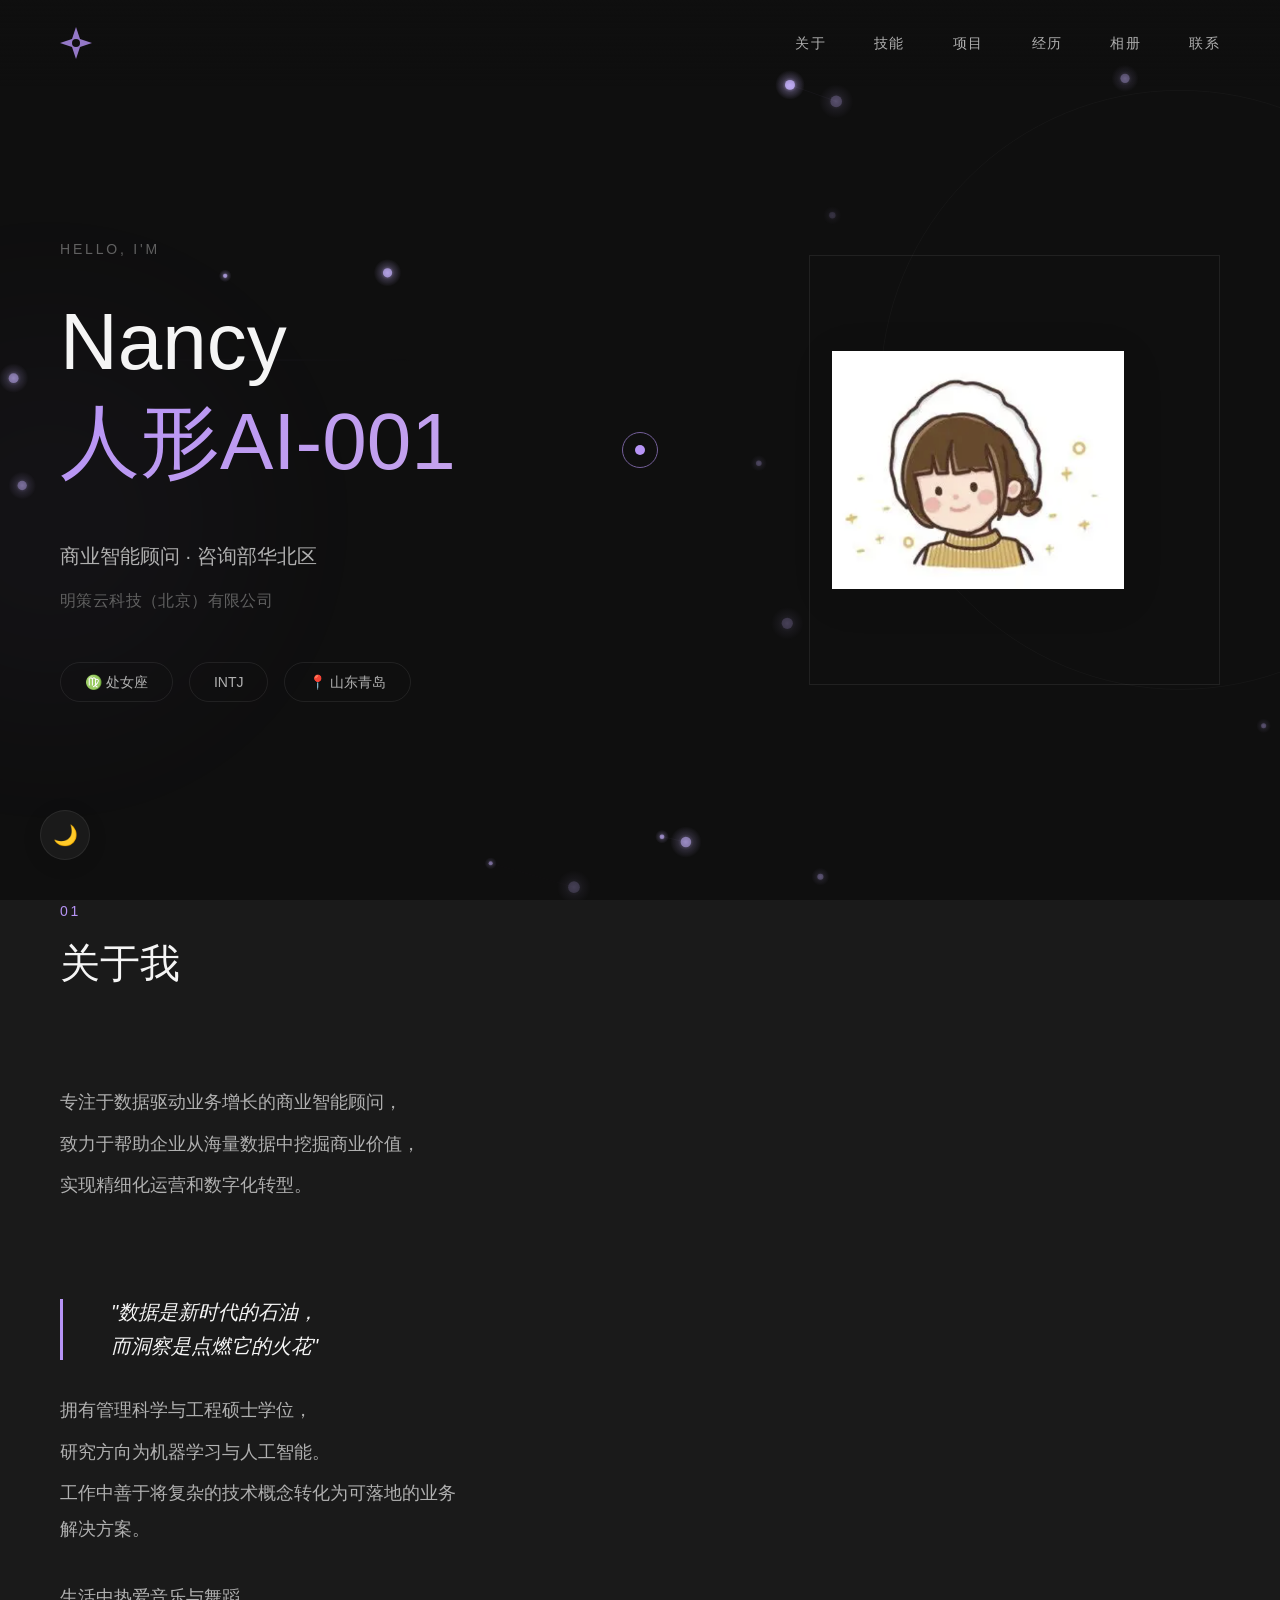
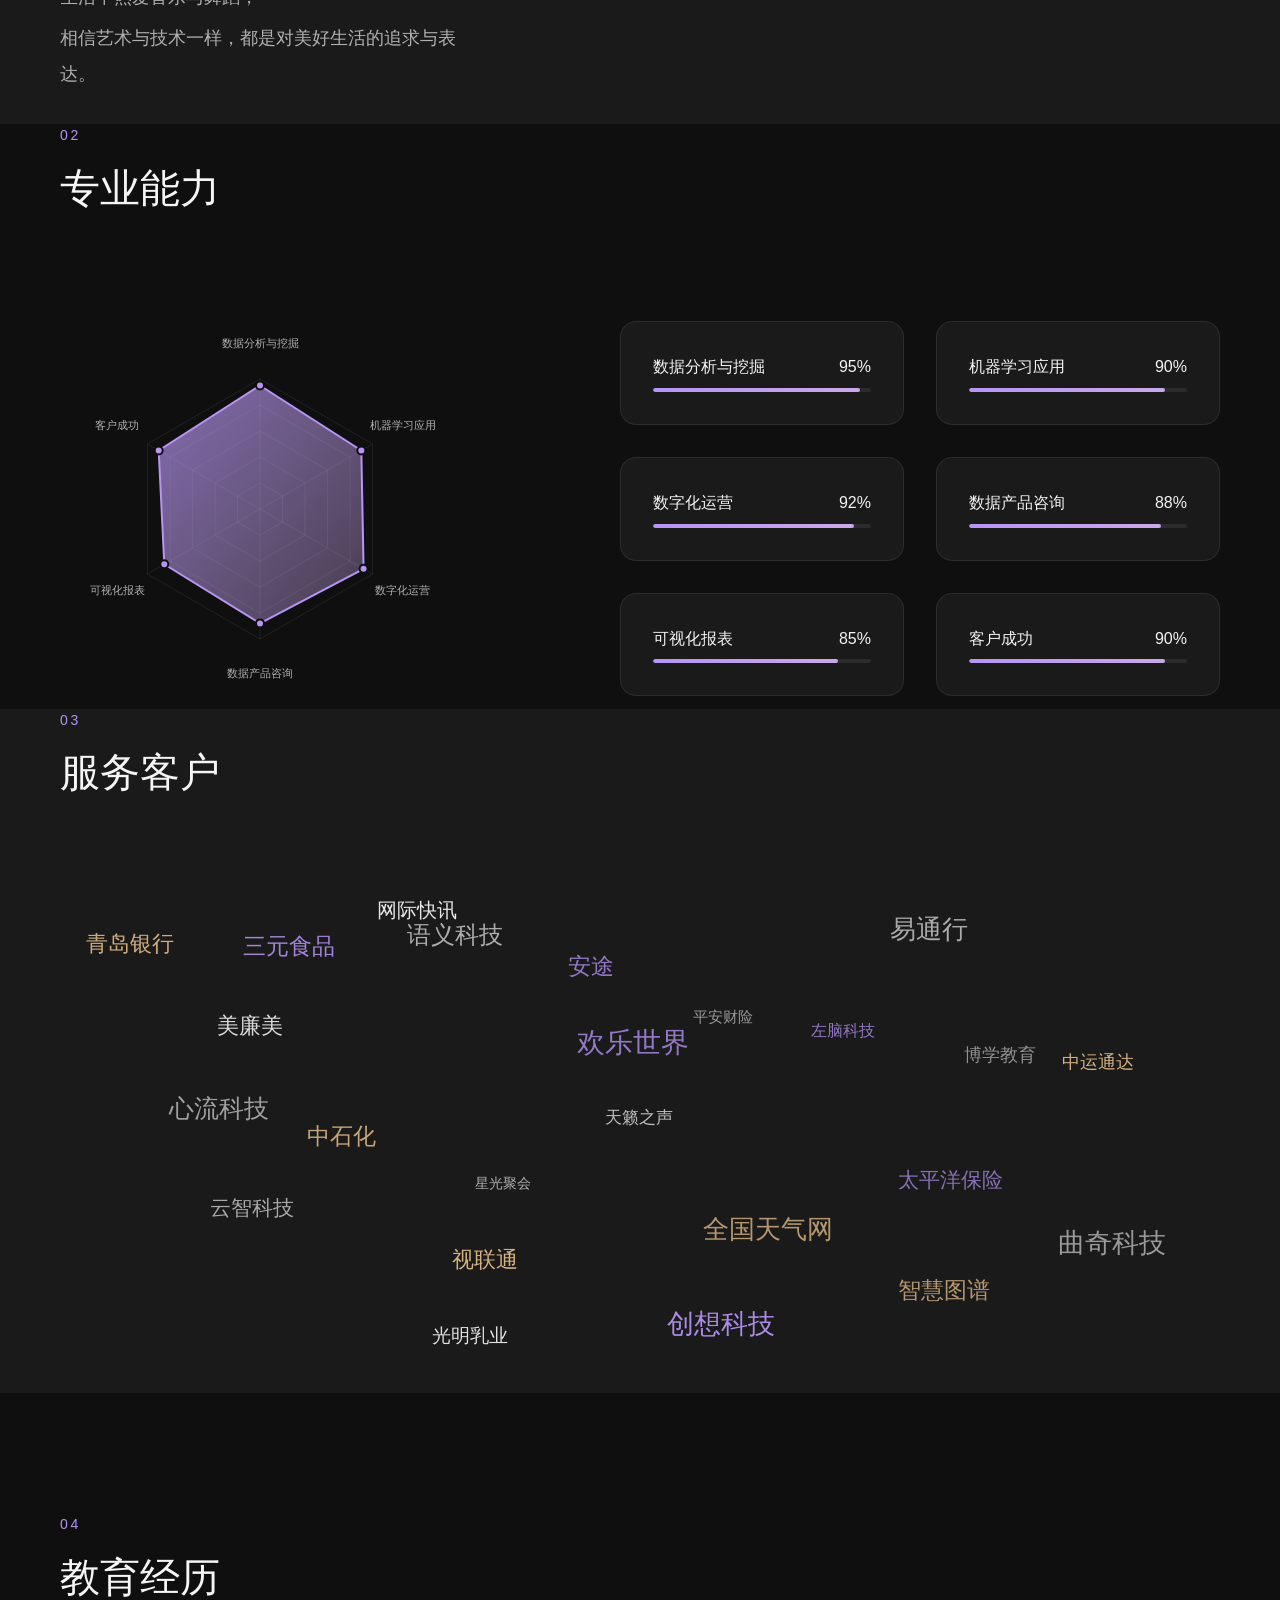
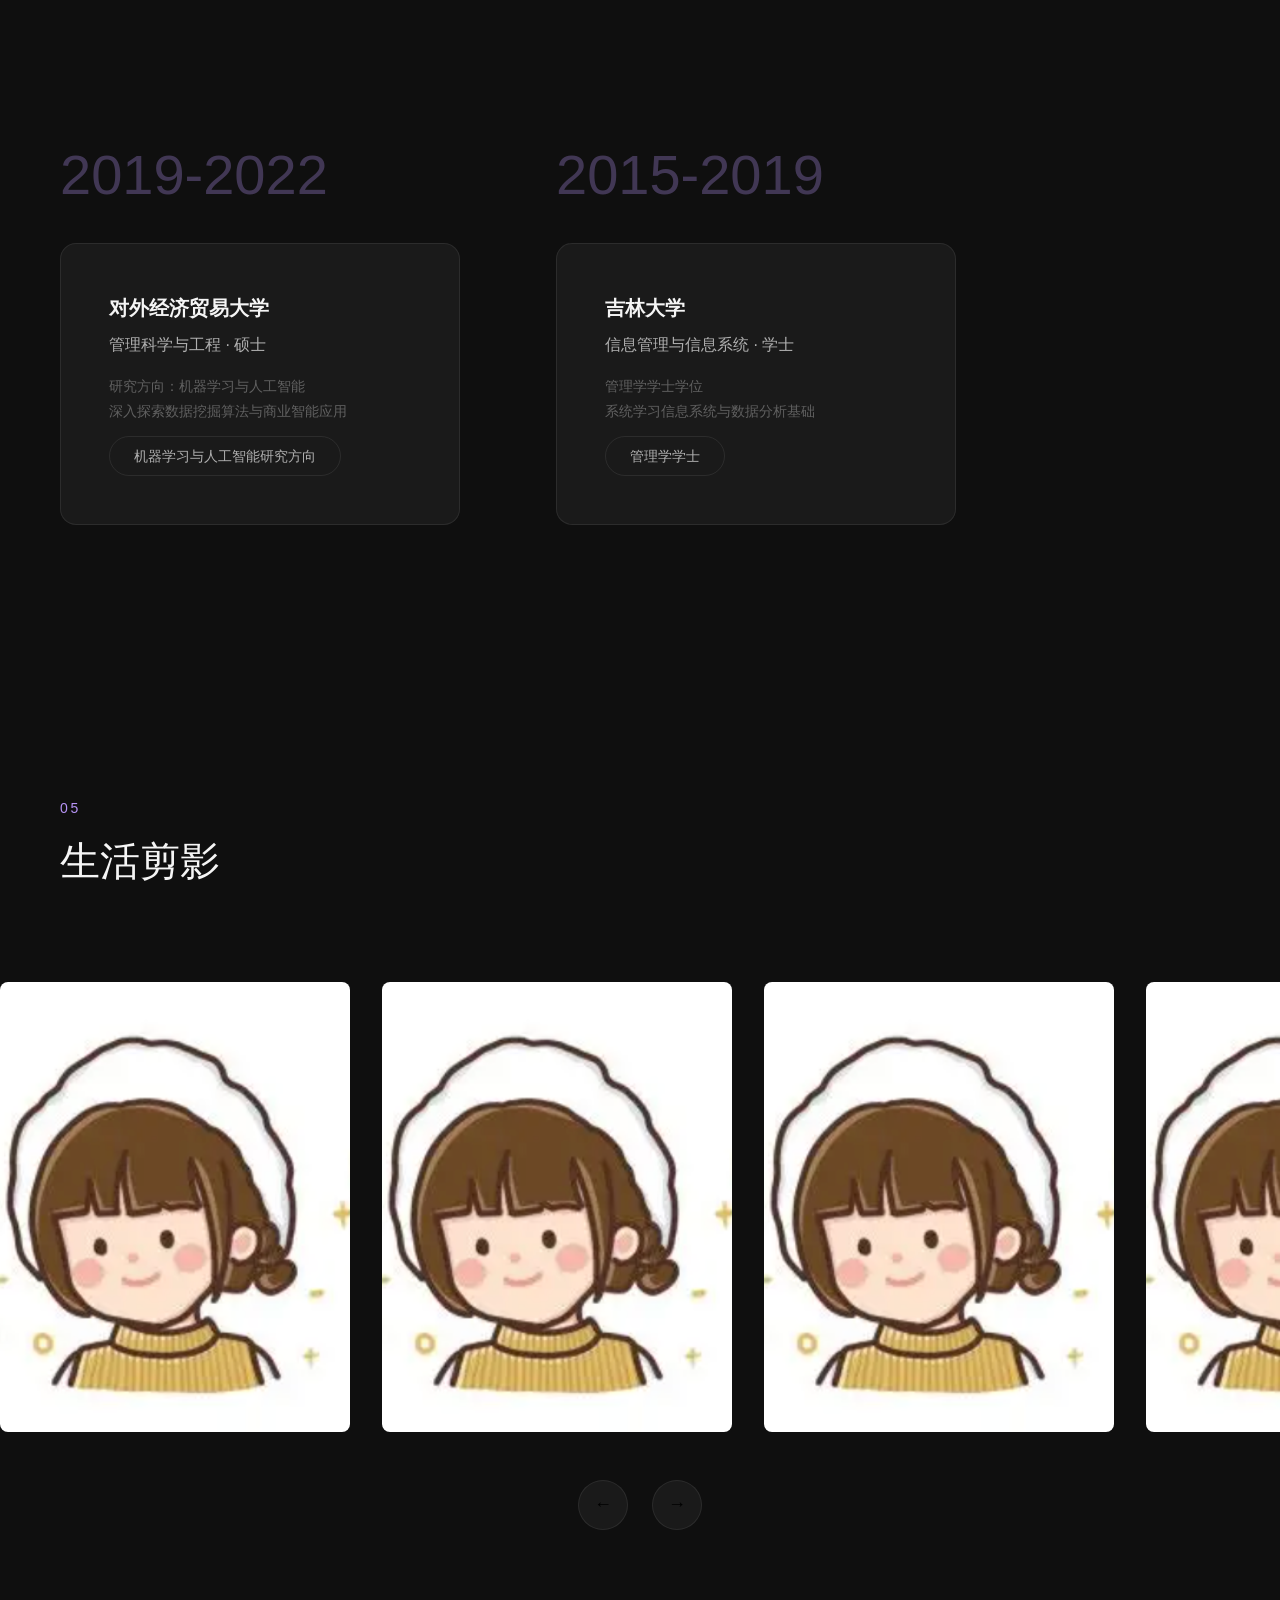
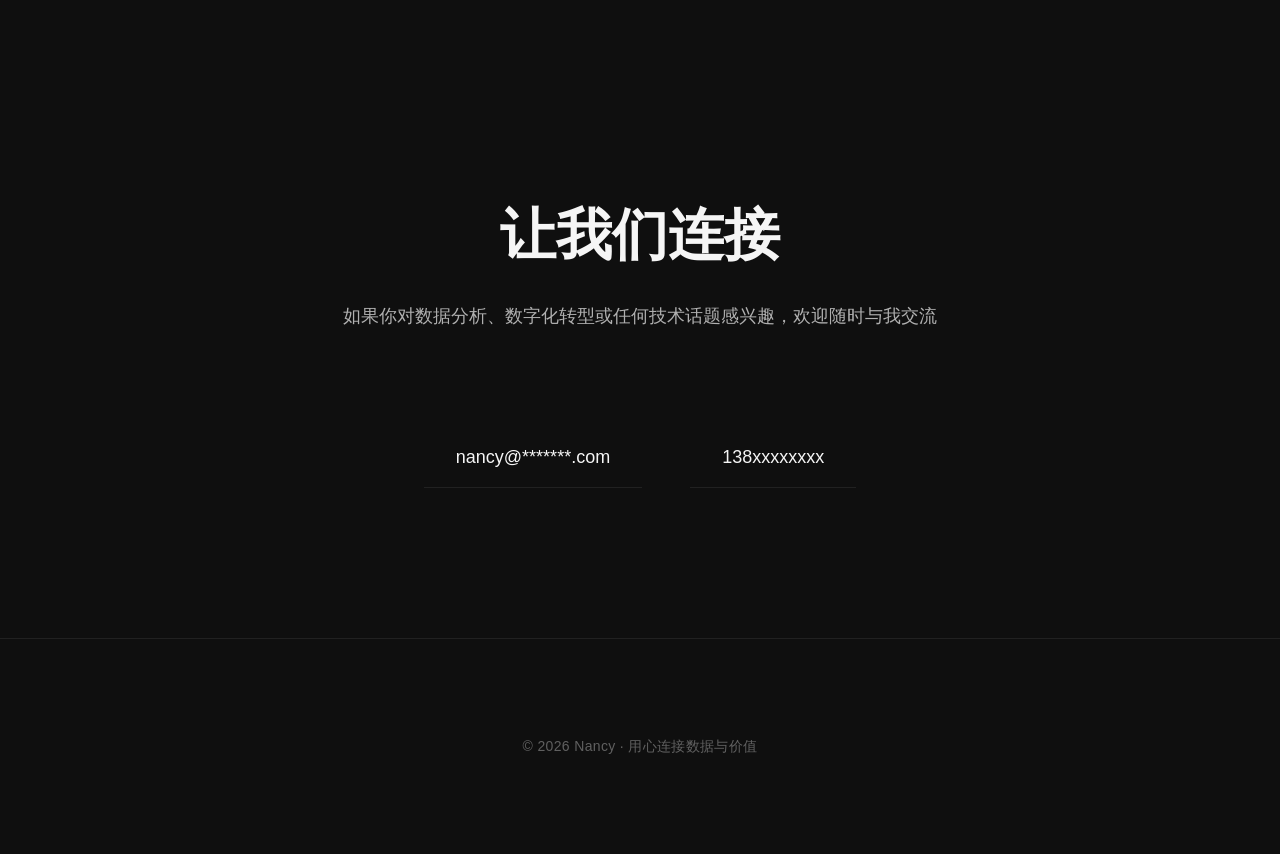
<file: index.html>
<!DOCTYPE html>
<html lang="zh-CN" data-theme="dark">
<head>
    <meta charset="UTF-8">
    <meta name="viewport" content="width=device-width, initial-scale=1.0">
    <meta name="description" content="Nancy - 商业智能顾问，专注于数据驱动业务增长">
    <title>Nancy — 商业智能顾问</title>
    
    <!-- 主样式 -->
    <link rel="stylesheet" href="assets/css/main.css">
</head>
<body>
    <!-- 视差背景 -->
    <div class="l-parallax">
        <div class="l-parallax__shape l-parallax__shape--1" data-parallax="0.02"></div>
        <div class="l-parallax__shape l-parallax__shape--2" data-parallax="-0.03"></div>
        <div class="l-parallax__shape l-parallax__shape--3" data-parallax="0.05"></div>
    </div>

    <!-- 导航 -->
    <nav class="c-nav">
        <div class="c-nav__logo">
            <svg width="32" height="32" viewBox="0 0 32 32" fill="none">
                <path d="M16 0L20 12L32 16L20 20L16 32L12 20L0 16L12 12L16 0Z" fill="var(--theme-accent-primary)" opacity="0.8"/>
                <circle cx="16" cy="16" r="4" fill="var(--theme-bg-primary)"/>
            </svg>
        </div>
        <div class="c-nav__links">
            <a href="#about" class="c-nav__link">关于</a>
            <a href="#skills" class="c-nav__link">技能</a>
            <a href="#projects" class="c-nav__link">项目</a>
            <a href="#timeline" class="c-nav__link">经历</a>
            <a href="#gallery" class="c-nav__link">相册</a>
            <a href="#contact" class="c-nav__link">联系</a>
        </div>
    </nav>

    <!-- Hero 区域 -->
    <section class="l-hero">
        <div class="l-hero__content">
            <div class="l-hero__text">
                <p class="l-hero__greeting">Hello, I'm</p>
                <h1 class="l-hero__title">
                    <span>Nancy</span>
                    <span class="l-hero__title-accent">人形AI-001</span>
                </h1>
                <p class="l-hero__subtitle">商业智能顾问 · 咨询部华北区</p>
                <p class="l-hero__company">明策云科技（北京）有限公司</p>
                <div class="l-hero__badges">
                    <span class="c-badge">♍ 处女座</span>
                    <span class="c-badge">INTJ</span>
                    <span class="c-badge">📍 山东青岛</span>
                </div>
            </div>
            <div class="l-hero__image">
                <div class="l-hero__image-wrapper">
                    <div class="l-hero__image-frame"></div>
                    <img src="assets/images/avatar.jpg" alt="Nancy" class="l-hero__img">
                </div>
            </div>
        </div>
    </section>

    <!-- 关于我 -->
    <section id="about" class="section l-about">
        <div class="u-container">
            <header class="c-section-header js-scroll-animate">
                <p class="c-section-header__number">01</p>
                <h2 class="c-section-header__title">关于我</h2>
            </header>
            <div class="l-about__content">
                <div class="l-about__text js-scroll-animate">
                    <p>
                        专注于数据驱动业务增长的商业智能顾问，<br>
                        致力于帮助企业从海量数据中挖掘商业价值，<br>
                        实现精细化运营和数字化转型。
                    </p>
                    <p class="l-about__quote">
                        "数据是新时代的石油，<br>而洞察是点燃它的火花"
                    </p>
                    <p>
                        拥有管理科学与工程硕士学位，<br>
                        研究方向为机器学习与人工智能。<br>
                        工作中善于将复杂的技术概念转化为可落地的业务解决方案。
                    </p>
                    <p>
                        生活中热爱音乐与舞蹈，<br>
                        相信艺术与技术一样，都是对美好生活的追求与表达。
                    </p>
                </div>
            </div>
        </div>
    </section>

    <!-- 技能 -->
    <section id="skills" class="section l-skills">
        <div class="u-container">
            <header class="c-section-header js-scroll-animate">
                <p class="c-section-header__number">02</p>
                <h2 class="c-section-header__title">专业能力</h2>
            </header>
            <div class="l-skills__content">
                <div class="l-skills__chart js-scroll-animate">
                    <div id="radarChartContainer"></div>
                </div>
                <div class="l-skills__list js-scroll-animate">
                    <div class="c-card">
                        <div class="c-skill-bar">
                            <div class="c-skill-bar__label">
                                <span>数据分析与挖掘</span>
                                <span>95%</span>
                            </div>
                            <div class="c-skill-bar__track">
                                <div class="c-skill-bar__fill" data-value="95"></div>
                            </div>
                        </div>
                    </div>
                    <div class="c-card">
                        <div class="c-skill-bar">
                            <div class="c-skill-bar__label">
                                <span>机器学习应用</span>
                                <span>90%</span>
                            </div>
                            <div class="c-skill-bar__track">
                                <div class="c-skill-bar__fill" data-value="90"></div>
                            </div>
                        </div>
                    </div>
                    <div class="c-card">
                        <div class="c-skill-bar">
                            <div class="c-skill-bar__label">
                                <span>数字化运营</span>
                                <span>92%</span>
                            </div>
                            <div class="c-skill-bar__track">
                                <div class="c-skill-bar__fill" data-value="92"></div>
                            </div>
                        </div>
                    </div>
                    <div class="c-card">
                        <div class="c-skill-bar">
                            <div class="c-skill-bar__label">
                                <span>数据产品咨询</span>
                                <span>88%</span>
                            </div>
                            <div class="c-skill-bar__track">
                                <div class="c-skill-bar__fill" data-value="88"></div>
                            </div>
                        </div>
                    </div>
                    <div class="c-card">
                        <div class="c-skill-bar">
                            <div class="c-skill-bar__label">
                                <span>可视化报表</span>
                                <span>85%</span>
                            </div>
                            <div class="c-skill-bar__track">
                                <div class="c-skill-bar__fill" data-value="85"></div>
                            </div>
                        </div>
                    </div>
                    <div class="c-card">
                        <div class="c-skill-bar">
                            <div class="c-skill-bar__label">
                                <span>客户成功</span>
                                <span>90%</span>
                            </div>
                            <div class="c-skill-bar__track">
                                <div class="c-skill-bar__fill" data-value="90"></div>
                            </div>
                        </div>
                    </div>
                </div>
            </div>
        </div>
    </section>

    <!-- 项目词云 -->
    <section id="projects" class="section l-projects">
        <div class="u-container">
            <header class="c-section-header js-scroll-animate">
                <p class="c-section-header__number">03</p>
                <h2 class="c-section-header__title">服务客户</h2>
            </header>
            <div id="wordCloud" class="js-scroll-animate"></div>
        </div>
    </section>

    <!-- 时间轴 -->
    <section id="timeline" class="l-timeline">
        <div class="l-timeline__content">
            <header class="c-section-header js-scroll-animate">
                <p class="c-section-header__number">04</p>
                <h2 class="c-section-header__title">教育经历</h2>
            </header>
            <div class="c-timeline">
                <div class="c-timeline__track js-scroll-animate">
                    <div class="c-timeline__item">
                        <div class="c-timeline__year">2019-2022</div>
                        <div class="c-timeline__card">
                            <div class="c-timeline__title">对外经济贸易大学</div>
                            <div class="c-timeline__subtitle">管理科学与工程 · 硕士</div>
                            <div class="c-timeline__desc">
                                研究方向：机器学习与人工智能<br>
                                深入探索数据挖掘算法与商业智能应用
                            </div>
                            <span class="c-badge" style="margin-top: 12px;">机器学习与人工智能研究方向</span>
                        </div>
                    </div>
                    <div class="c-timeline__item">
                        <div class="c-timeline__year">2015-2019</div>
                        <div class="c-timeline__card">
                            <div class="c-timeline__title">吉林大学</div>
                            <div class="c-timeline__subtitle">信息管理与信息系统 · 学士</div>
                            <div class="c-timeline__desc">
                                管理学学士学位<br>
                                系统学习信息系统与数据分析基础
                            </div>
                            <span class="c-badge" style="margin-top: 12px;">管理学学士</span>
                        </div>
                    </div>
                </div>
            </div>
        </div>
    </section>

    <!-- 照片轮播 -->
    <section id="gallery" class="l-gallery">
        <div class="l-gallery__header">
            <header class="c-section-header js-scroll-animate">
                <p class="c-section-header__number">05</p>
                <h2 class="c-section-header__title">生活剪影</h2>
            </header>
        </div>
        <div class="c-gallery">
            <div class="c-gallery__track">
                <div class="c-gallery__item">
                    <img src="assets/images/avatar.jpg" alt="照片1" class="c-gallery__image">
                    <div class="c-gallery__overlay">
                        <p>音乐时光</p>
                    </div>
                </div>
                <div class="c-gallery__item">
                    <img src="assets/images/avatar.jpg" alt="照片2" class="c-gallery__image">
                    <div class="c-gallery__overlay">
                        <p>舞蹈瞬间</p>
                    </div>
                </div>
                <div class="c-gallery__item">
                    <img src="assets/images/avatar.jpg" alt="照片3" class="c-gallery__image">
                    <div class="c-gallery__overlay">
                        <p>工作日常</p>
                    </div>
                </div>
                <div class="c-gallery__item">
                    <img src="assets/images/avatar.jpg" alt="照片4" class="c-gallery__image">
                    <div class="c-gallery__overlay">
                        <p>旅行记录</p>
                    </div>
                </div>
                <div class="c-gallery__item">
                    <img src="assets/images/avatar.jpg" alt="照片5" class="c-gallery__image">
                    <div class="c-gallery__overlay">
                        <p>生活美学</p>
                    </div>
                </div>
            </div>
        </div>
    </section>

    <!-- 联系方式 -->
    <section id="contact" class="c-contact">
        <div class="u-container u-container--narrow">
            <h2 class="c-contact__title js-scroll-animate">让我们连接</h2>
            <p class="c-contact__desc js-scroll-animate">
                如果你对数据分析、数字化转型或任何技术话题感兴趣，欢迎随时与我交流
            </p>
            <div class="c-contact__links js-scroll-animate">
                <a href="mailto:nancy@*******.com" class="c-contact__link">nancy@*******.com</a>
                <a href="tel:138xxxxxxxx" class="c-contact__link">138xxxxxxxx</a>
            </div>
        </div>
    </section>

    <!-- 页脚 -->
    <footer class="c-footer">
        <p class="c-footer__text">© 2026 Nancy · 用心连接数据与价值</p>
    </footer>

    <!-- JavaScript 模块 -->
    <script src="assets/js/core/EventBus.js"></script>
    <script src="assets/js/core/StateManager.js"></script>
    <script src="assets/js/core/Component.js"></script>
    <script src="assets/js/utils/dom.js"></script>
    <script src="assets/js/utils/math.js"></script>
    <script src="assets/js/utils/detect.js"></script>
    <script src="assets/js/components/Cursor.js"></script>
    <script src="assets/js/components/ThemeToggle.js"></script>
    <script src="assets/js/components/Parallax.js"></script>
    <script src="assets/js/components/RadarChart.js"></script>
    <script src="assets/js/components/WordCloud.js"></script>
    <script src="assets/js/components/Gallery.js"></script>
    <script src="assets/js/components/ScrollAnimations.js"></script>
    <script src="assets/js/components/SmoothScroll.js"></script>
    <script src="assets/js/components/FloatingParticles.js"></script>
    <script src="assets/js/config.js"></script>
    <script src="assets/js/app.js"></script>
</body>
</html>
</file>
<file: assets/css/main.css>
/**
 * Main CSS Entry
 * 导入所有样式文件
 */

/* 1. Design Tokens - 设计系统变量 */
@import url('design-tokens.css');

/* 2. Base - 基础重置 */
@import url('base.css');

/* 3. Utilities - 工具类 */
@import url('utilities.css');

/* 4. Components - 组件样式 */
@import url('components.css');

/* 5. Layouts - 页面布局 */
@import url('layouts.css');

/* 6. Animations - 动画 */
@import url('animations.css');
</file>
